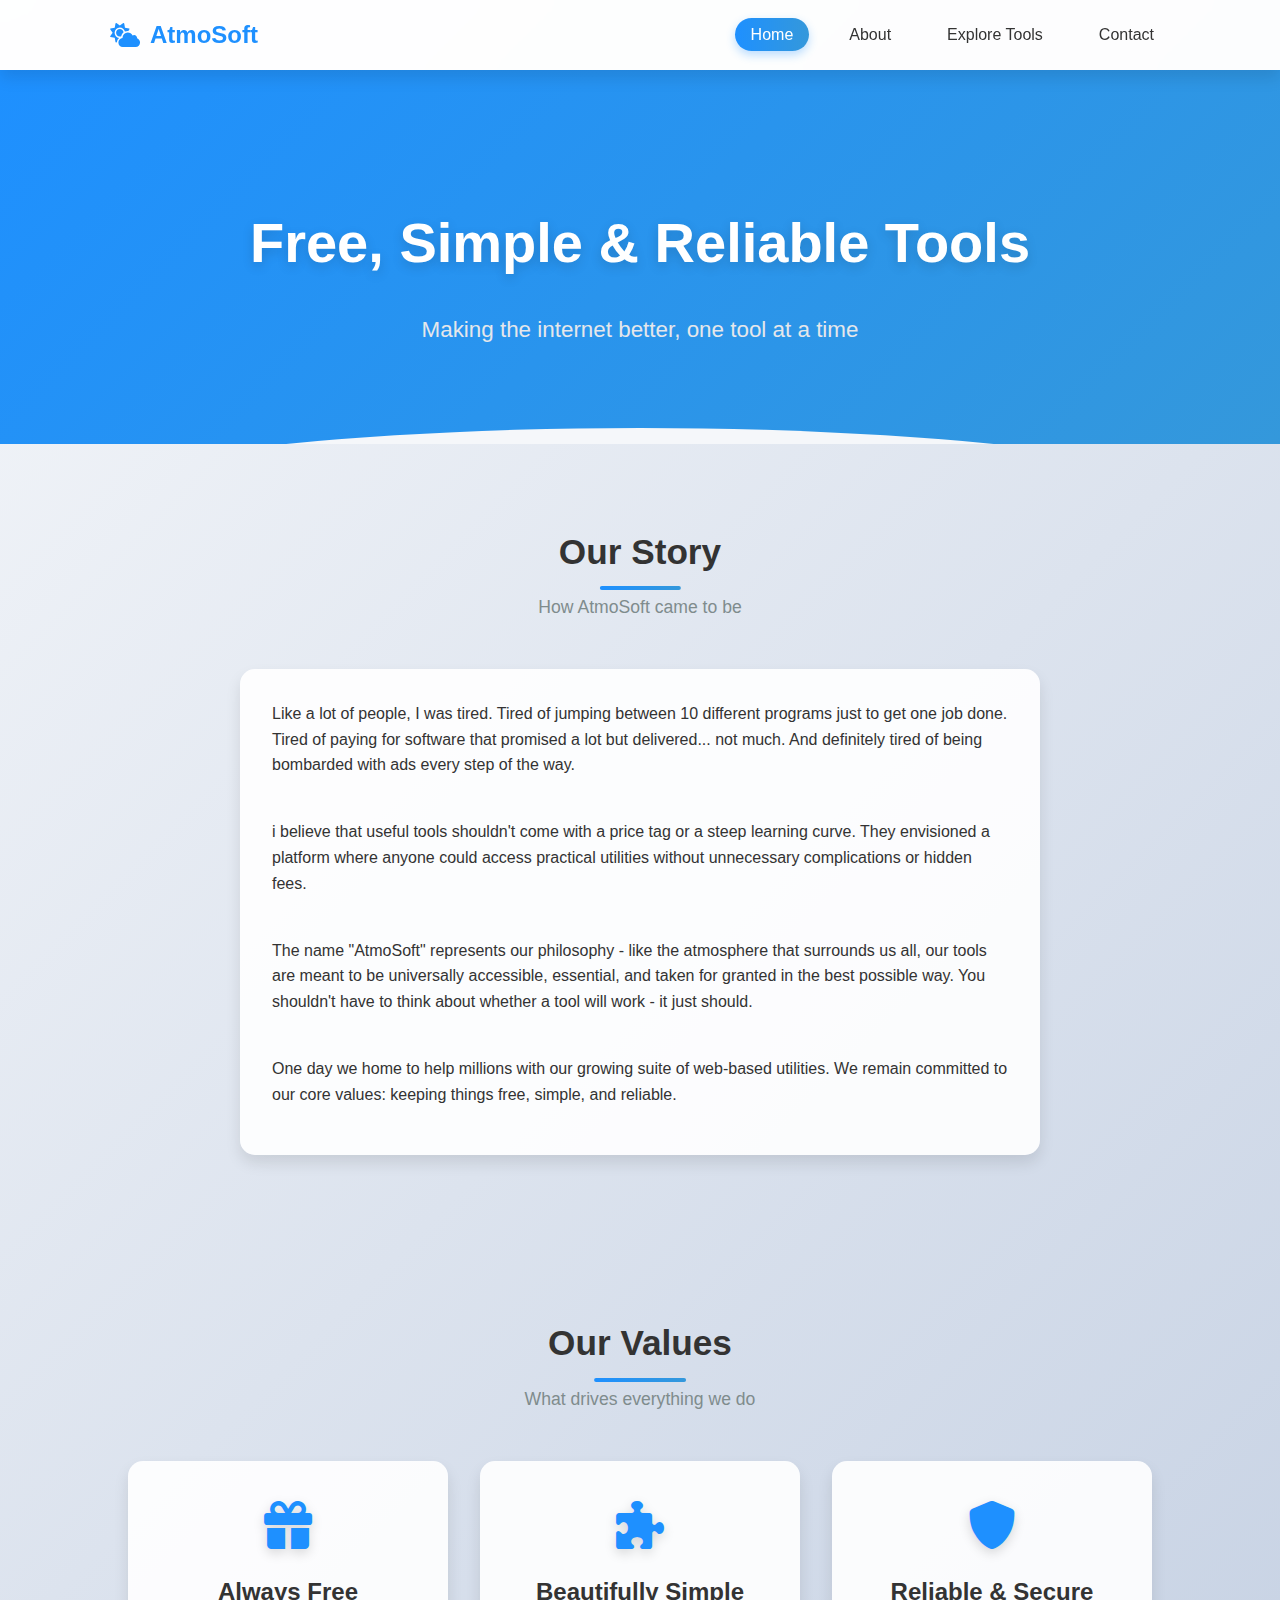
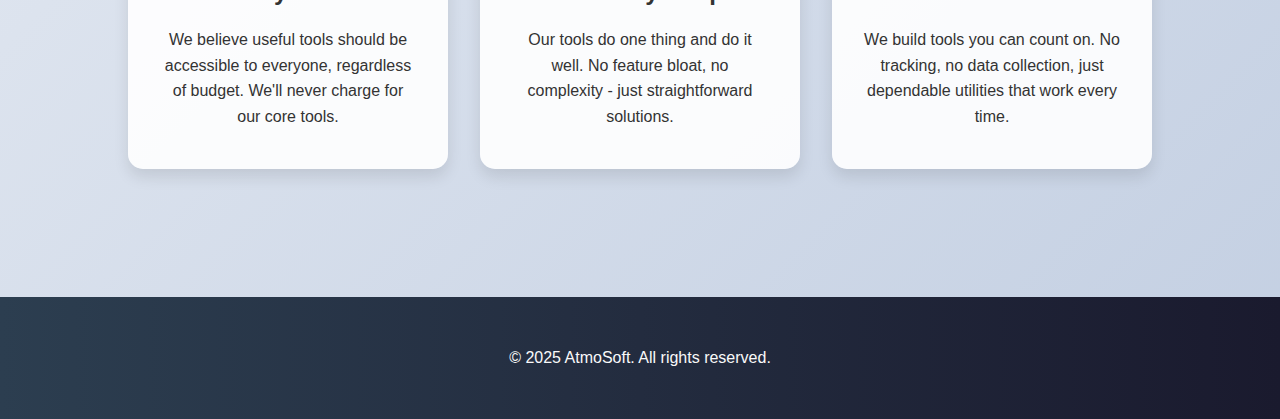
<file: index.html>
<!DOCTYPE html>
<html lang="en">
<head>
  <meta charset="UTF-8" />
  <meta name="viewport" content="width=device-width, initial-scale=1.0"/>
  <title>AtmoSoft Studio</title>
  <!-- Font Awesome CDN Link -->
  <link rel="stylesheet" href="https://cdnjs.cloudflare.com/ajax/libs/font-awesome/6.0.0/css/all.min.css">
  <link rel="stylesheet" href="index.css">

</head>
<body>
  <header>
    <div class="container">
      <nav>
        <a href="index.html" class="logo"><i class="fas fa-cloud-sun"></i> AtmoSoft</a>
        <ul class="nav-links">
          <li><a href="index.html" class="active">Home</a></li>
          <li><a href="about.html">About</a></li>
          <li><a href="tools.html">Explore Tools</a></li>
          <li><a href="contact.html">Contact</a></li>
        </ul>
      </nav>
    </div>
  </header>

  <section class="hero">
    <div class="container">
      <h1>Free, Simple & Reliable Tools</h1>
      <p>Making the internet better, one tool at a time</p>
    </div>
  </section>

  <section class="story">
    <div class="container">
      <h2 class="section-title">Our Story</h2>
      <p class="section-subtitle">How AtmoSoft came to be</p>
      <div class="story-text">
        <p>Like a lot of people, I was tired. Tired of jumping between 10 different programs just to get one job done. Tired of paying for software that promised a lot but delivered... not much. And definitely tired of being bombarded with ads every step of the way.</p>
        <br />
        <p>i believe that useful tools shouldn't come with a price tag or a steep learning curve. They envisioned a platform where anyone could access practical utilities without unnecessary complications or hidden fees.</p>
        <br />
        <p>The name "AtmoSoft" represents our philosophy - like the atmosphere that surrounds us all, our tools are meant to be universally accessible, essential, and taken for granted in the best possible way. You shouldn't have to think about whether a tool will work - it just should.</p>
        <br />
        <p>One day we home to help millions with our growing suite of web-based utilities. We remain committed to our core values: keeping things free, simple, and reliable.</p>
      </div>
    </div>
  </section>

  <section class="value-props">
    <div class="container">
      <h2 class="section-title">Our Values</h2>
      <p class="section-subtitle">What drives everything we do</p>
      <div class="value-cards">
        <div class="value-card">
          <div class="value-icon">
            <i class="fas fa-gift"></i>
          </div>
          <h3>Always Free</h3>
          <p>We believe useful tools should be accessible to everyone, regardless of budget. We'll never charge for our core tools.</p>
        </div>
        <div class="value-card">
          <div class="value-icon">
            <i class="fas fa-puzzle-piece"></i>
          </div>
          <h3>Beautifully Simple</h3>
          <p>Our tools do one thing and do it well. No feature bloat, no complexity - just straightforward solutions.</p>
        </div>
        <div class="value-card">
          <div class="value-icon">
            <i class="fas fa-shield-alt"></i>
          </div>
          <h3>Reliable & Secure</h3>
          <p>We build tools you can count on. No tracking, no data collection, just dependable utilities that work every time.</p>
        </div>
      </div>
    </div>
  </section>

  <footer>
    <div class="container">
      <p>&copy; 2025 AtmoSoft. All rights reserved.</p>
    </div>
  </footer>
</body>
</html>
</file>
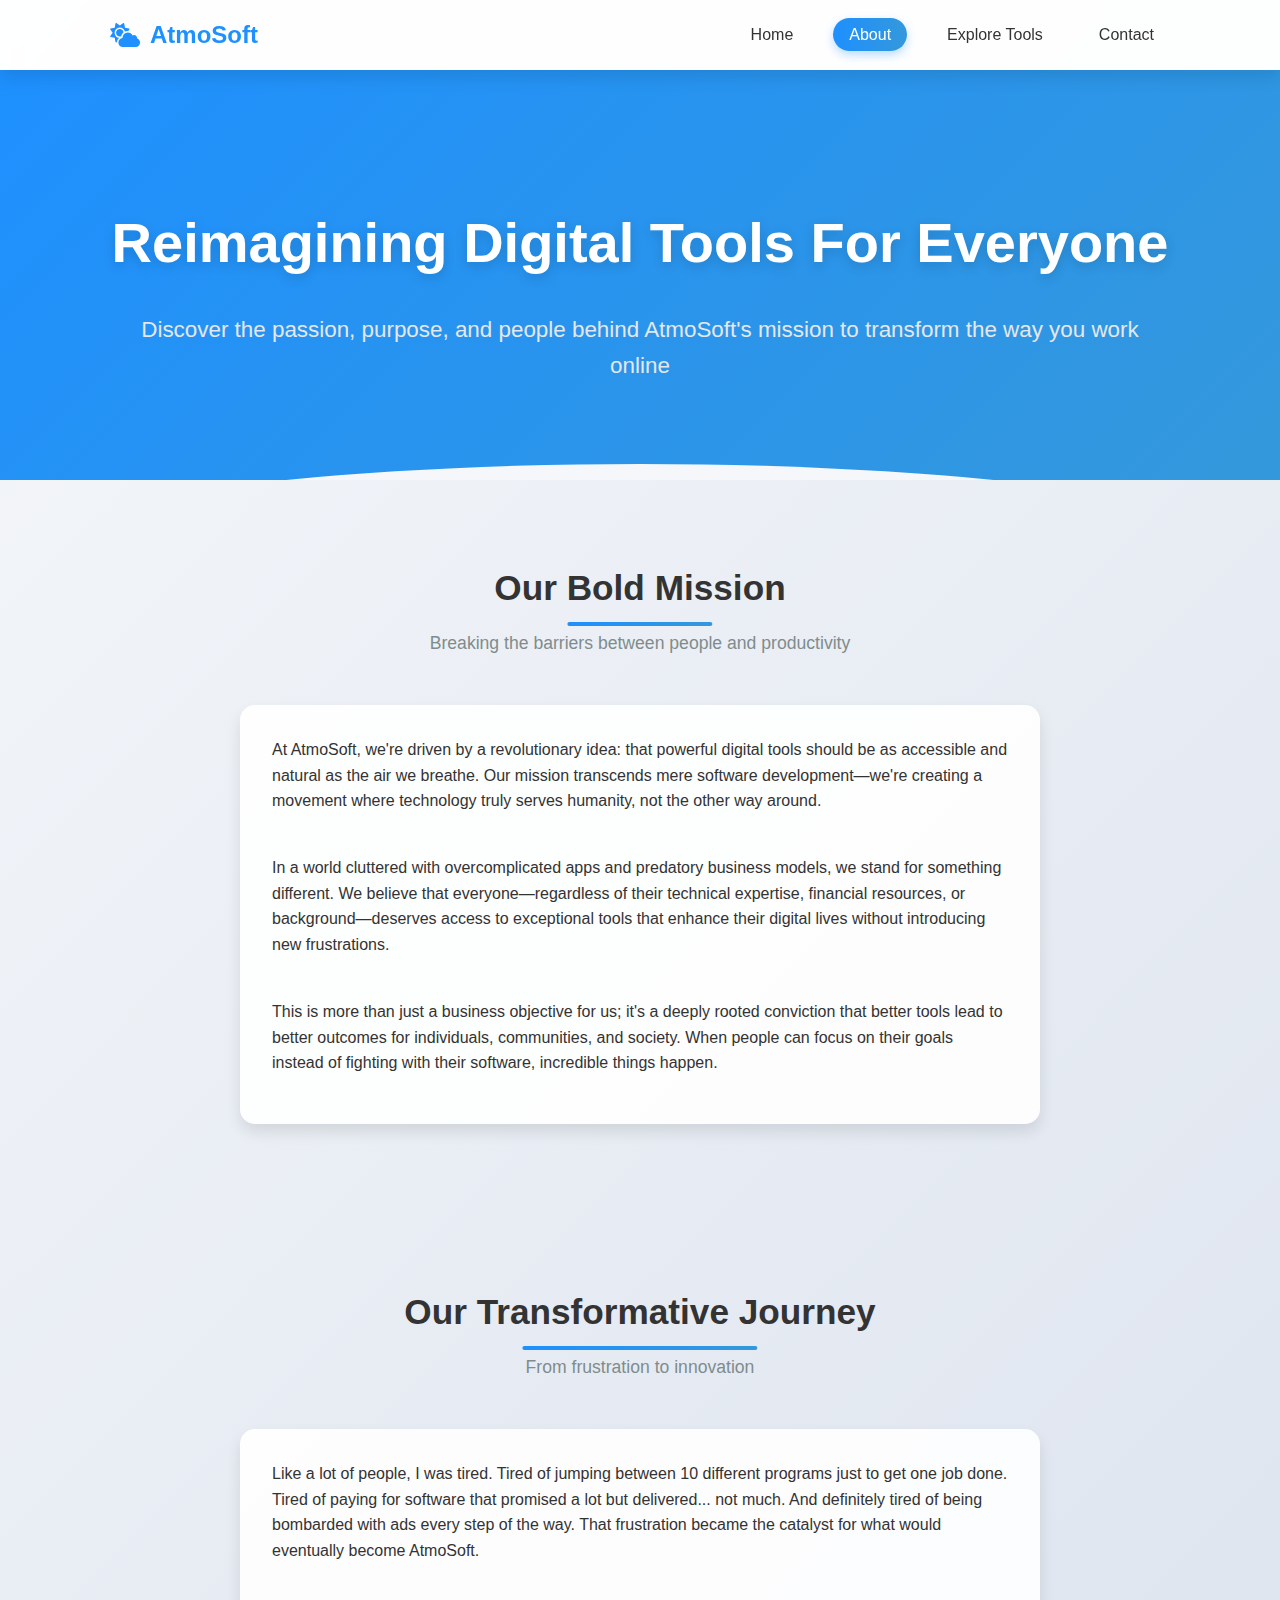
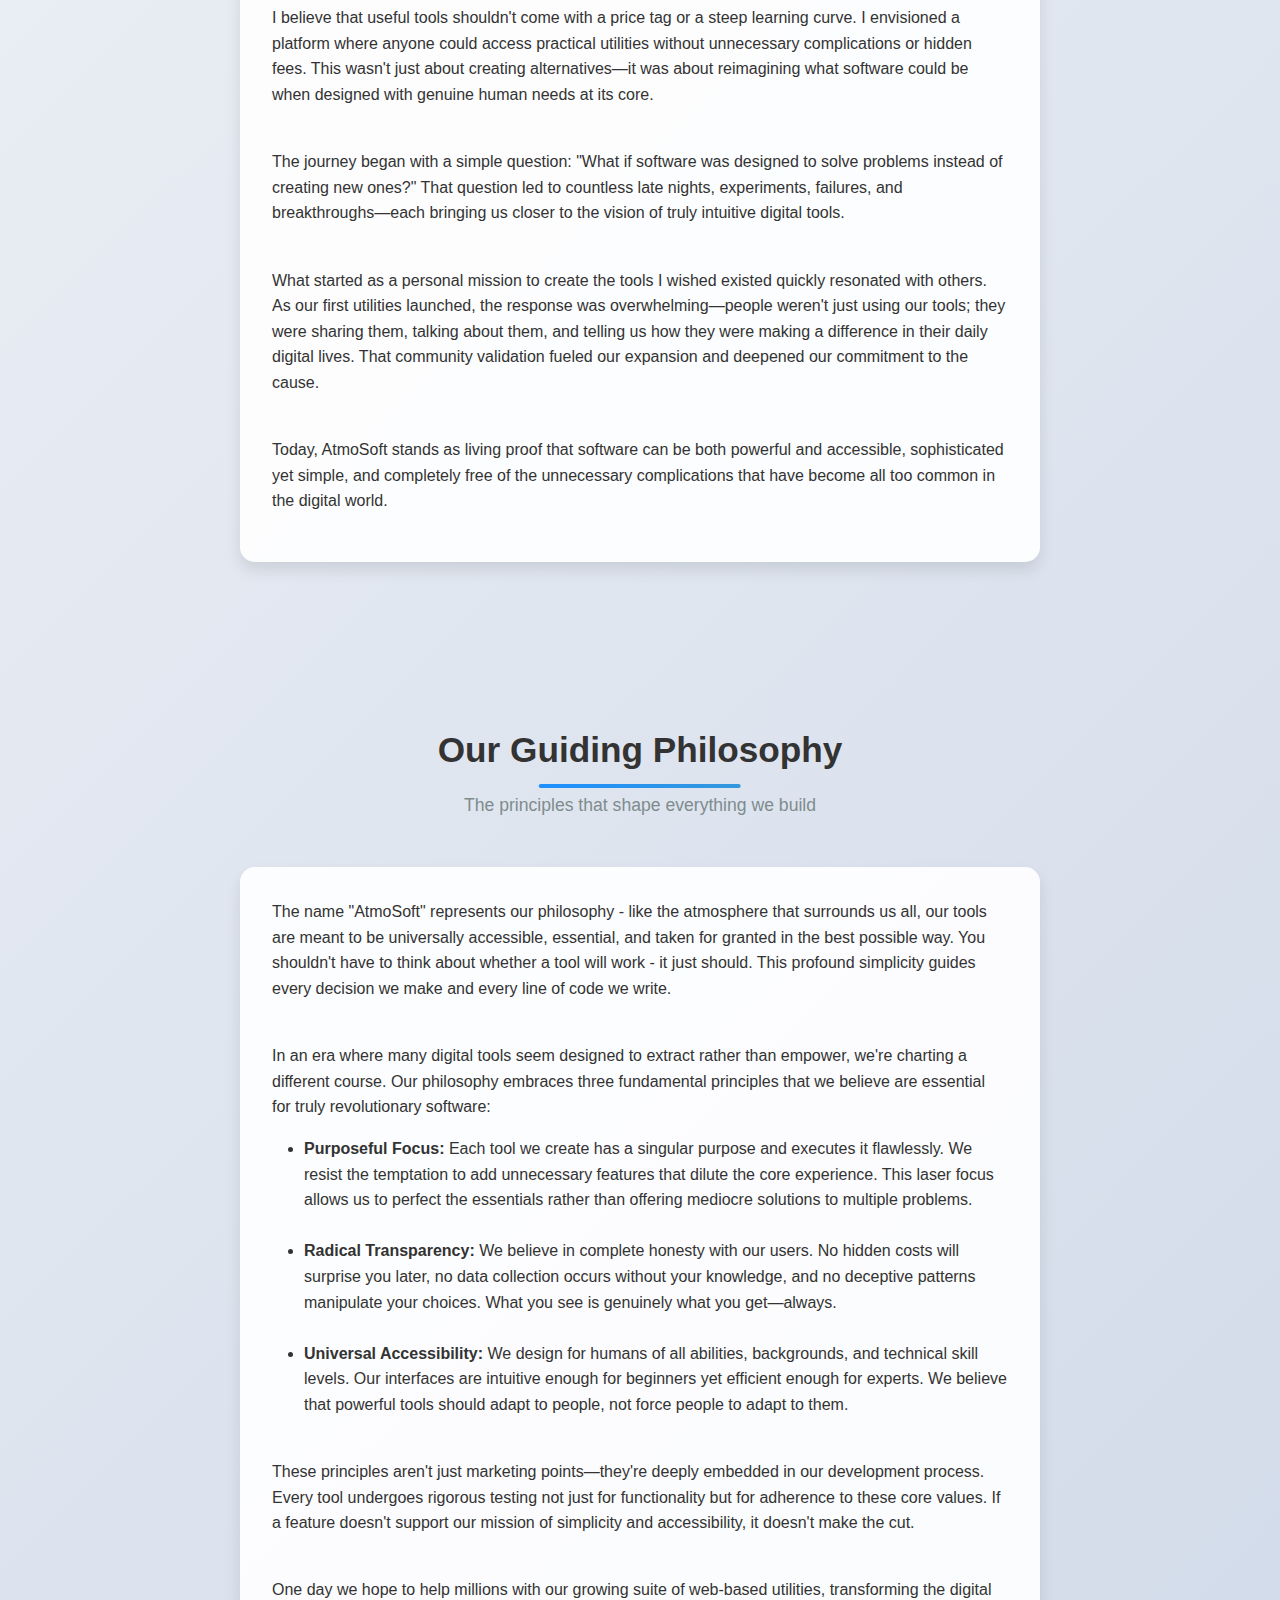
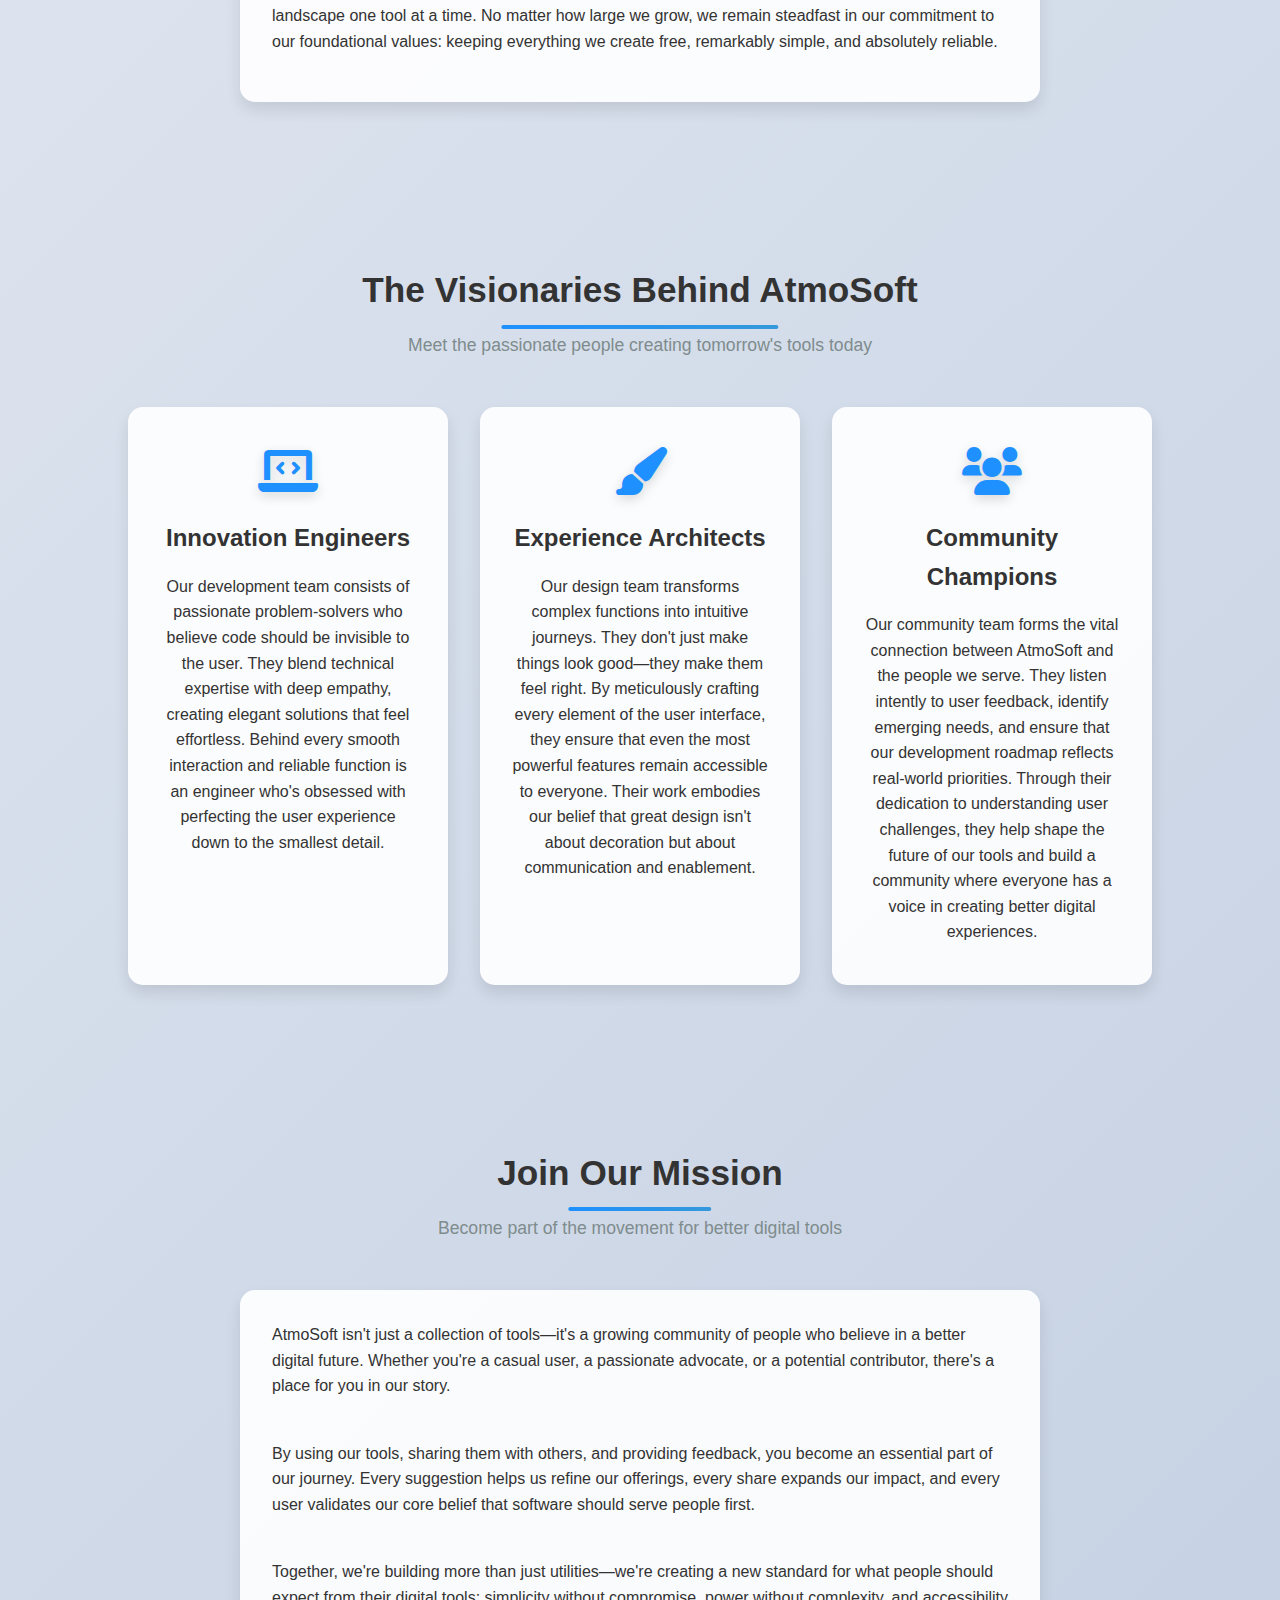
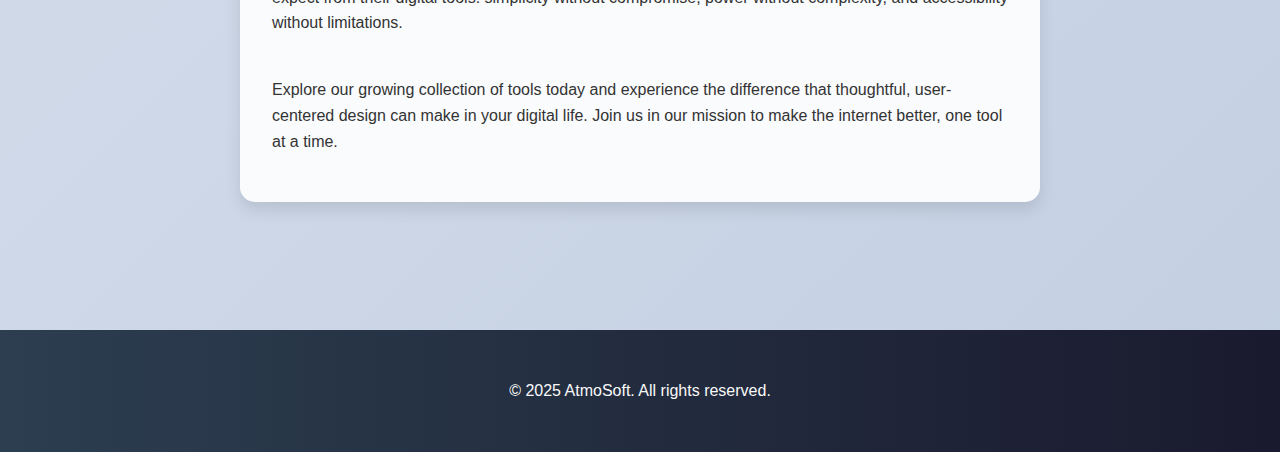
<file: about.html>
<!DOCTYPE html>
<html lang="en">
<head>
  <meta charset="UTF-8" />
  <meta name="viewport" content="width=device-width, initial-scale=1.0"/>
  <title>AtmoSoft - About Us</title>
  <!-- Font Awesome CDN Link -->
  <link rel="stylesheet" href="https://cdnjs.cloudflare.com/ajax/libs/font-awesome/6.0.0/css/all.min.css">
  <link rel="stylesheet" href="index.css">
</head>
<body>
  <header>
    <div class="container">
      <nav>
        <a href="index.html" class="logo"><i class="fas fa-cloud-sun"></i> AtmoSoft</a>
        <ul class="nav-links">
          <li><a href="index.html">Home</a></li>
          <li><a href="about.html" class="active">About</a></li>
          <li><a href="tools.html">Explore Tools</a></li>
          <li><a href="contact.html">Contact</a></li>
        </ul>
      </nav>
    </div>
  </header>

  <section class="hero">
    <div class="container">
      <h1>Reimagining Digital Tools For Everyone</h1>
      <p>Discover the passion, purpose, and people behind AtmoSoft's mission to transform the way you work online</p>
    </div>
  </section>

  <section class="about-mission">
    <div class="container">
      <h2 class="section-title">Our Bold Mission</h2>
      <p class="section-subtitle">Breaking the barriers between people and productivity</p>
      <div class="story-text">
        <p>At AtmoSoft, we're driven by a revolutionary idea: that powerful digital tools should be as accessible and natural as the air we breathe. Our mission transcends mere software development—we're creating a movement where technology truly serves humanity, not the other way around.</p>
        <br />
        <p>In a world cluttered with overcomplicated apps and predatory business models, we stand for something different. We believe that everyone—regardless of their technical expertise, financial resources, or background—deserves access to exceptional tools that enhance their digital lives without introducing new frustrations.</p>
        <br />
        <p>This is more than just a business objective for us; it's a deeply rooted conviction that better tools lead to better outcomes for individuals, communities, and society. When people can focus on their goals instead of fighting with their software, incredible things happen.</p>
      </div>
    </div>
  </section>

  <section class="about-story">
    <div class="container">
      <h2 class="section-title">Our Transformative Journey</h2>
      <p class="section-subtitle">From frustration to innovation</p>
      <div class="story-text">
        <p>Like a lot of people, I was tired. Tired of jumping between 10 different programs just to get one job done. Tired of paying for software that promised a lot but delivered... not much. And definitely tired of being bombarded with ads every step of the way. That frustration became the catalyst for what would eventually become AtmoSoft.</p>
        <br />
        <p>I believe that useful tools shouldn't come with a price tag or a steep learning curve. I envisioned a platform where anyone could access practical utilities without unnecessary complications or hidden fees. This wasn't just about creating alternatives—it was about reimagining what software could be when designed with genuine human needs at its core.</p>
        <br />
        <p>The journey began with a simple question: "What if software was designed to solve problems instead of creating new ones?" That question led to countless late nights, experiments, failures, and breakthroughs—each bringing us closer to the vision of truly intuitive digital tools.</p>
        <br />
        <p>What started as a personal mission to create the tools I wished existed quickly resonated with others. As our first utilities launched, the response was overwhelming—people weren't just using our tools; they were sharing them, talking about them, and telling us how they were making a difference in their daily digital lives. That community validation fueled our expansion and deepened our commitment to the cause.</p>
        <br />
        <p>Today, AtmoSoft stands as living proof that software can be both powerful and accessible, sophisticated yet simple, and completely free of the unnecessary complications that have become all too common in the digital world.</p>
      </div>
    </div>
  </section>

  <section class="about-philosophy">
    <div class="container">
      <h2 class="section-title">Our Guiding Philosophy</h2>
      <p class="section-subtitle">The principles that shape everything we build</p>
      <div class="story-text">
        <p>The name "AtmoSoft" represents our philosophy - like the atmosphere that surrounds us all, our tools are meant to be universally accessible, essential, and taken for granted in the best possible way. You shouldn't have to think about whether a tool will work - it just should. This profound simplicity guides every decision we make and every line of code we write.</p>
        <br />
        <p>In an era where many digital tools seem designed to extract rather than empower, we're charting a different course. Our philosophy embraces three fundamental principles that we believe are essential for truly revolutionary software:</p>
        <ul style="margin-left: 2rem; margin-bottom: 1rem;">
          <li><strong>Purposeful Focus:</strong> Each tool we create has a singular purpose and executes it flawlessly. We resist the temptation to add unnecessary features that dilute the core experience. This laser focus allows us to perfect the essentials rather than offering mediocre solutions to multiple problems.</li>
          <br />
          <li><strong>Radical Transparency:</strong> We believe in complete honesty with our users. No hidden costs will surprise you later, no data collection occurs without your knowledge, and no deceptive patterns manipulate your choices. What you see is genuinely what you get—always.</li>
          <br />
          <li><strong>Universal Accessibility:</strong> We design for humans of all abilities, backgrounds, and technical skill levels. Our interfaces are intuitive enough for beginners yet efficient enough for experts. We believe that powerful tools should adapt to people, not force people to adapt to them.</li>
        </ul>
        <br />
        <p>These principles aren't just marketing points—they're deeply embedded in our development process. Every tool undergoes rigorous testing not just for functionality but for adherence to these core values. If a feature doesn't support our mission of simplicity and accessibility, it doesn't make the cut.</p>
        <br />
        <p>One day we hope to help millions with our growing suite of web-based utilities, transforming the digital landscape one tool at a time. No matter how large we grow, we remain steadfast in our commitment to our foundational values: keeping everything we create free, remarkably simple, and absolutely reliable.</p>
      </div>
    </div>
  </section>

  <section class="team">
    <div class="container">
      <h2 class="section-title">The Visionaries Behind AtmoSoft</h2>
      <p class="section-subtitle">Meet the passionate people creating tomorrow's tools today</p>
      <div class="value-cards">
        <div class="value-card">
          <div class="value-icon">
            <i class="fas fa-laptop-code"></i>
          </div>
          <h3>Innovation Engineers</h3>
          <p>Our development team consists of passionate problem-solvers who believe code should be invisible to the user. They blend technical expertise with deep empathy, creating elegant solutions that feel effortless. Behind every smooth interaction and reliable function is an engineer who's obsessed with perfecting the user experience down to the smallest detail.</p>
        </div>
        <div class="value-card">
          <div class="value-icon">
            <i class="fas fa-paint-brush"></i>
          </div>
          <h3>Experience Architects</h3>
          <p>Our design team transforms complex functions into intuitive journeys. They don't just make things look good—they make them feel right. By meticulously crafting every element of the user interface, they ensure that even the most powerful features remain accessible to everyone. Their work embodies our belief that great design isn't about decoration but about communication and enablement.</p>
        </div>
        <div class="value-card">
          <div class="value-icon">
            <i class="fas fa-users"></i>
          </div>
          <h3>Community Champions</h3>
          <p>Our community team forms the vital connection between AtmoSoft and the people we serve. They listen intently to user feedback, identify emerging needs, and ensure that our development roadmap reflects real-world priorities. Through their dedication to understanding user challenges, they help shape the future of our tools and build a community where everyone has a voice in creating better digital experiences.</p>
        </div>
      </div>
    </div>
  </section>

  <section class="join-mission">
    <div class="container">
      <h2 class="section-title">Join Our Mission</h2>
      <p class="section-subtitle">Become part of the movement for better digital tools</p>
      <div class="story-text">
        <p>AtmoSoft isn't just a collection of tools—it's a growing community of people who believe in a better digital future. Whether you're a casual user, a passionate advocate, or a potential contributor, there's a place for you in our story.</p>
        <br />
        <p>By using our tools, sharing them with others, and providing feedback, you become an essential part of our journey. Every suggestion helps us refine our offerings, every share expands our impact, and every user validates our core belief that software should serve people first.</p>
        <br />
        <p>Together, we're building more than just utilities—we're creating a new standard for what people should expect from their digital tools: simplicity without compromise, power without complexity, and accessibility without limitations.</p>
        <br />
        <p>Explore our growing collection of tools today and experience the difference that thoughtful, user-centered design can make in your digital life. Join us in our mission to make the internet better, one tool at a time.</p>
      </div>
    </div>
  </section>

  <footer>
    <div class="container">
      <p>&copy; 2025 AtmoSoft. All rights reserved.</p>
    </div>
  </footer>
</body>
</html>
</file>
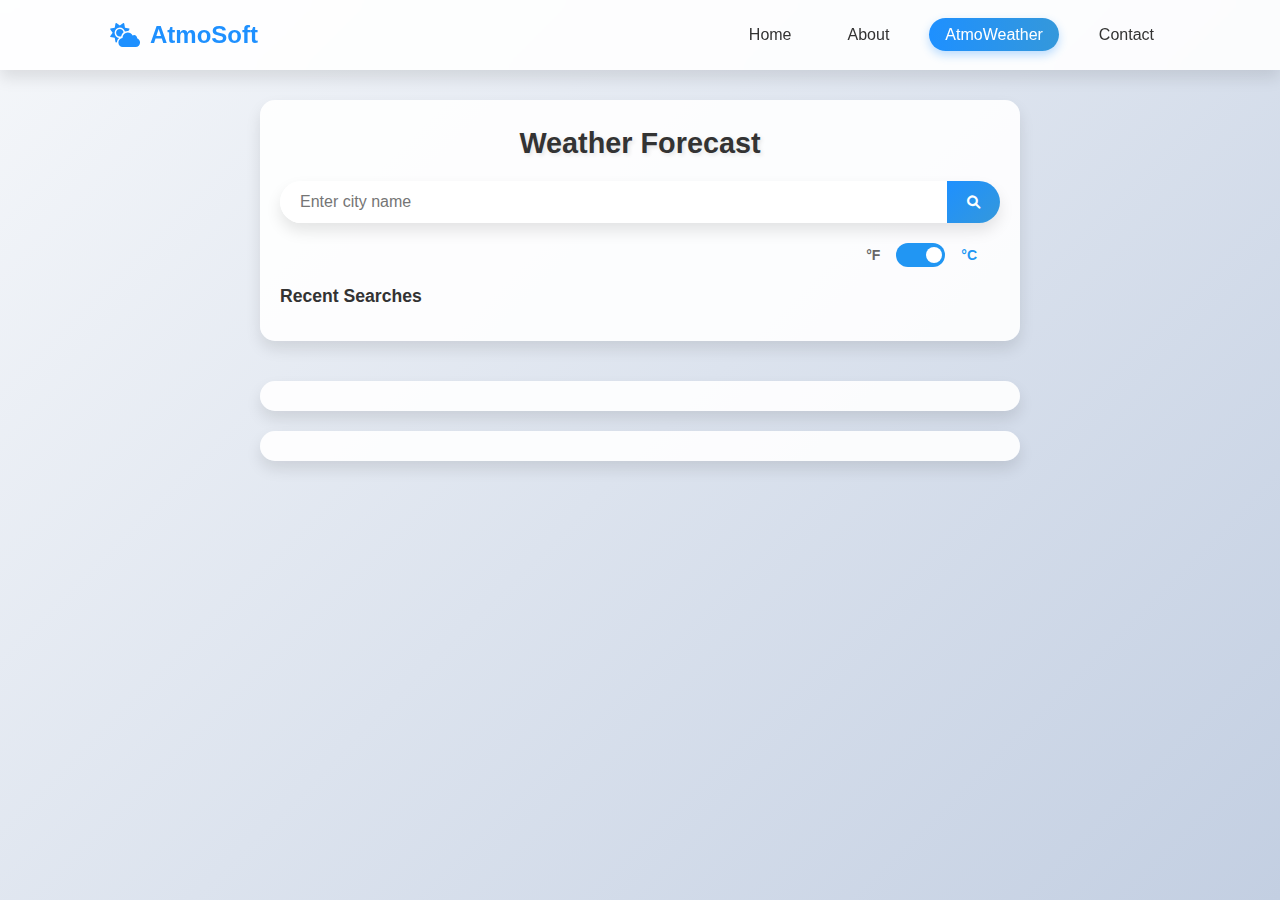
<file: AtmoWeather.html>
<!DOCTYPE html>
<html lang="en">
<head>
    <meta charset="UTF-8">
    <meta name="viewport" content="width=device-width, initial-scale=1.0">
    <title>AtmoWeather</title>
    <link rel="stylesheet" href="https://cdnjs.cloudflare.com/ajax/libs/font-awesome/6.0.0-beta3/css/all.min.css">
</head>

<style>
/* Main Styles for Weather App */
:root {
    --primary-color: #1e90ff;
    --secondary-color: #3498db;
    --accent-color: #4facfe;
    --dark-color: #333;
    --light-color: #f9f9f9;
    --box-shadow: 0 8px 15px rgba(0, 0, 0, 0.1);
    --border-radius: 15px;
    --transition: all 0.3s ease;
    --bg: #f5f7fa;
    --bg-gradient: linear-gradient(135deg, #f5f7fa 0%, #c3cfe2 100%);
    --text: #333;
    --muted: #7f8c8d;
    --card-bg: rgba(255, 255, 255, 0.9);
}

* {
    margin: 0;
    padding: 0;
    box-sizing: border-box;
}

body {
    font-family: 'Segoe UI', Tahoma, Geneva, Verdana, sans-serif;
    background: var(--bg-gradient);
    min-height: 100vh;
    line-height: 1.6;
    color: var(--dark-color);
    padding: 0; /* Remove padding from all sides */
    margin: 0; /* Ensure no margin on body */
}

/* Header Styles from tools.css */

.container {
    max-width: 800px;
    margin: 0 auto;
    padding: 0 20px;
}

.app-container {
    max-width: 800px;
    margin: 0 auto;
    display: flex;
    flex-direction: column;
    gap: 20px;
    margin-top: 30px; /* This provides the bottom spacing for the header */
    padding: 0 20px; /* Add side padding inside the container instead of on body */
}

/* Update these CSS rules to style the Font Awesome icons */
/* Modern Weather Icon Styling */
.weather-icon i {
    font-size: 4.5rem;
    color: var(--accent-color);
    text-shadow: 0 4px 12px rgba(0, 0, 0, 0.15);
    transition: transform 0.3s ease, color 0.3s ease;
    display: flex;
    justify-content: center;
    margin-bottom: 0.5rem;
}

.forecast-icon i {
    font-size: 2rem;
    color: var(--accent-color);
    text-shadow: 0 2px 6px rgba(0, 0, 0, 0.1);
    transition: transform 0.2s ease;
    display: block;
    margin: 0.5rem auto;
}

.hourly-icon i {
    font-size: 1.6rem;
    color: var(--accent-color);
    text-shadow: 0 1px 4px rgba(0, 0, 0, 0.1);
    transition: all 0.2s ease;
    display: block;
    margin: 0.3rem auto;
}

/* Hover effects */
.weather-icon i:hover {
    transform: scale(1.1);
}

.forecast-icon i:hover, 
.hourly-icon i:hover {
    transform: scale(1.15);
    color: var(--accent-hover-color, #2980b9);
}

/* Weather details icons */
.detail-item i {
    font-size: 1.5rem;
    color: var(--detail-icon-color, #7f8c8d);
    margin-bottom: 0.3rem;
    transition: color 0.2s ease;
}

.detail-item:hover i {
    color: var(--accent-color);
}

/* Sidebar */
.sidebar {
    background: rgba(255, 255, 255, 0.9);
    border-radius: var(--border-radius);
    box-shadow: var(--box-shadow);
    padding: 20px;
    animation: fadeIn 0.8s ease-in-out;
}

/* Search Container */
.search-container {
    text-align: center;
    margin-bottom: 20px;
}

.search-container h1 {
    font-size: 1.8rem;
    margin-bottom: 15px;
    color: var(--dark-color);
    text-shadow: 2px 2px 4px rgba(0, 0, 0, 0.1);
}

.search-box {
    display: flex;
    width: 100%;
    margin: 0 auto;
    border-radius: 50px;
    overflow: hidden;
    box-shadow: var(--box-shadow);
}

.search-box input {
    flex: 1;
    padding: 12px 20px;
    border: none;
    outline: none;
    font-size: 1rem;
}

.search-box button {
    background: linear-gradient(135deg, var(--primary-color), var(--secondary-color));
    border: none;
    color: white;
    padding: 0 20px;
    cursor: pointer;
    transition: var(--transition);
}

.search-box button:hover {
    background: linear-gradient(135deg, var(--secondary-color), var(--primary-color));
}

/* Unit toggle switch styles */
.unit-toggle-container {
    display: flex;
    align-items: center;
    justify-content: flex-end;
    margin: 10px 0;
    padding: 0 15px;
}

.unit-toggle-container span {
    margin: 0 8px;
    font-weight: bold;
    font-size: 14px;
}

.switch {
    position: relative;
    display: inline-block;
    width: 65px;
    height: 24px;
}

.switch input {
    opacity: 0;
    width: 0;
    height: 0;
}

.slider {
    position: absolute;
    cursor: pointer;
    top: 0;
    left: 0;
    right: 0;
    bottom: 0;
    background-color: #2196F3; /* Always blue background */
    transition: .4s;
    border-radius: 24px;
}

.slider:before {
    position: absolute;
    content: "";
    height: 16px;
    width: 16px;
    left: 4px;
    bottom: 4px;
    background-color: white;
    transition: .4s;
    border-radius: 50%;
}

input:focus + .slider {
    box-shadow: 0 0 1px #2196F3;
}

input:checked + .slider:before {
    transform: translateX(26px);
}

.active-unit {
    color: #2196F3;
    font-weight: bold;
}

.inactive-unit {
    color: #666;
}

/* Recent searches */
.recent-searches {
    margin-top: 15px;
}

.recent-searches h3 {
    margin-bottom: 10px;
    font-size: 1.1rem;
}

.recent-cities {
    list-style: none;
    display: flex;
    flex-wrap: wrap;
    gap: 10px;
}

.recent-cities li {
    padding: 8px 12px;
    background: rgba(255, 255, 255, 0.5);
    border-radius: 8px;
    cursor: pointer;
    transition: var(--transition);
    font-size: 0.9rem;
}

.recent-cities li:hover {
    background: rgba(30, 144, 255, 0.1);
    transform: translateY(-3px);
}

/* Main Content */
.main-content {
    display: flex;
    flex-direction: column;
    gap: 20px;
}

/* Weather Container */
.weather-container {
    display: flex;
    flex-direction: column;
    gap: 20px;
}

/* Current Weather */
.weather-card {
    background: rgba(255, 255, 255, 0.9);
    border-radius: var(--border-radius);
    box-shadow: var(--box-shadow);
    overflow: hidden;
    animation: slideUp 0.8s ease-in-out;
}

.weather-header {
    background: linear-gradient(to right, var(--primary-color), var(--secondary-color));
    color: white;
    padding: 15px;
    text-align: center;
}

.weather-header.precipitation {
    background: linear-gradient(to right, #4b6cb7, #182848); /* Different color for precipitation */
}

.weather-header h2 {
    font-size: 1.5rem;
    margin-bottom: 5px;
}

.weather-header .date {
    font-size: 0.9rem;
    opacity: 0.9;
}

.weather-body {
    display: flex;
    padding: 15px;
    align-items: center;
}

.weather-icon {
    font-size: 4rem;
    margin-right: 15px;
    color: var(--accent-color);
}

.weather-icon img {
    width: 80px;
    height: 80px;
}

.weather-info {
    flex: 1;
}

.weather-info .temperature {
    font-size: 2.5rem;
    font-weight: 700;
    margin-bottom: 5px;
}

.weather-info .weather-text {
    font-size: 1.1rem;
    margin-bottom: 5px;
}

.weather-info .real-feel {
    color: #777;
    margin-bottom: 5px;
    font-size: 0.9rem;
}

.precipitation-info {
    color: var(--primary-color);
    font-weight: 500;
    margin-top: 5px;
    padding: 4px 8px;
    background: rgba(30, 144, 255, 0.1);
    border-radius: 5px;
    display: inline-block;
    font-size: 0.9rem;
}

/* Forecast */
.forecast-container {
    background: rgba(255, 255, 255, 0.9);
    border-radius: var(--border-radius);
    padding: 15px;
    box-shadow: var(--box-shadow);
    animation: slideUp 1s ease-in-out;
}

.forecast-container h3 {
    margin-bottom: 15px;
    text-align: center;
    color: var(--dark-color);
    font-size: 1.3rem;
}

.forecast-items {
    display: flex;
    justify-content: space-between;
    margin-bottom: 20px;
}

.forecast-item {
    background: rgba(255, 255, 255, 0.7);
    border-radius: 10px;
    padding: 10px;
    text-align: center;
    box-shadow: 0 5px 10px rgba(0, 0, 0, 0.05);
    transition: var(--transition);
    flex: 1;
    margin: 0 5px;
}

.forecast-item:hover {
    transform: translateY(-3px);
    box-shadow: 0 8px 15px rgba(0, 0, 0, 0.1);
}

.forecast-item .day {
    font-weight: 600;
    margin-bottom: 5px;
    font-size: 0.9rem;
}

.forecast-icon {
    font-size: 1.8rem;
    color: var(--accent-color);
    margin: 5px 0;
}

.forecast-icon img {
    width: 40px;
    height: 40px;
}

.forecast-item .min-max {
    margin: 5px 0;
    font-weight: 500;
    font-size: 0.9rem;
}

.forecast-item .condition {
    font-size: 0.8rem;
    margin-bottom: 5px;
    height: 32px;
    display: flex;
    align-items: center;
    justify-content: center;
}

.precip-chance {
    background: rgba(30, 144, 255, 0.1);
    padding: 3px;
    border-radius: 5px;
    margin: 5px 0;
    font-weight: 500;
    color: var(--primary-color);
    font-size: 0.8rem;
}

.precip-amount {
    font-size: 0.75rem;
    color: #666;
}

/* Hourly forecast */
.hourly-items {
    display: flex;
    overflow-x: auto;
    padding: 5px 0;
    margin-top: 15px;
    scroll-behavior: smooth;
    -webkit-overflow-scrolling: touch;
}

.hourly-item {
    min-width: 100px;
    background: rgba(255, 255, 255, 0.7);
    border-radius: 10px;
    padding: 10px;
    text-align: center;
    margin-right: 10px;
    box-shadow: 0 5px 10px rgba(0, 0, 0, 0.05);
    flex-shrink: 0;
    transition: var(--transition);
}

.hourly-item:hover {
    transform: translateY(-3px);
}

.hourly-item .time {
    font-weight: 600;
    margin-bottom: 5px;
    font-size: 0.85rem;
}

.hourly-icon {
    font-size: 1.5rem;
    color: var(--accent-color);
    margin: 5px 0;
}

.hourly-icon img {
    width: 35px;
    height: 35px;
}

.hourly-temp {
    font-weight: 500;
    margin: 5px 0;
    font-size: 0.9rem;
}

.hourly-condition {
    font-size: 0.8rem;
    margin-bottom: 5px;
    height: 32px;
    display: flex;
    align-items: center;
    justify-content: center;
}

.hourly-precip, .hourly-snow, .hourly-ice {
    font-size: 0.75rem;
    padding: 2px 5px;
    border-radius: 5px;
    margin: 3px 0;
}

.hourly-precip {
    background: rgba(30, 144, 255, 0.1);
    color: var(--primary-color);
}

.hourly-snow {
    background: rgba(176, 196, 222, 0.3);
    color: #4682b4;
}

.hourly-ice {
    background: rgba(176, 224, 230, 0.3);
    color: #5f9ea0;
}

/* Weather Details */
.weather-details {
    background: rgba(255, 255, 255, 0.9);
    border-radius: var(--border-radius);
    padding: 15px;
    box-shadow: var(--box-shadow);
    animation: slideUp 1.2s ease-in-out;
}

.weather-details h3 {
    margin-bottom: 15px;
    text-align: center;
    color: var(--dark-color);
    font-size: 1.3rem;
}

.details-grid {
    display: grid;
    grid-template-columns: repeat(2, 1fr);
    gap: 10px;
}

.detail-item {
    background: rgba(255, 255, 255, 0.7);
    border-radius: 10px;
    padding: 10px;
    text-align: center;
    box-shadow: 0 5px 10px rgba(0, 0, 0, 0.05);
    transition: var(--transition);
}

.detail-item:hover {
    transform: translateY(-3px);
    box-shadow: 0 8px 15px rgba(0, 0, 0, 0.1);
}

.detail-item i {
    font-size: 1.5rem;
    color: var(--accent-color);
    margin-bottom: 5px;
}

.detail-item p:nth-child(2) {
    font-weight: 600;
    margin-bottom: 3px;
    font-size: 0.9rem;
}

.detail-item p:nth-child(3) {
    font-size: 0.85rem;
}

.error {
    background: #ffecec;
    color: #f44336;
    padding: 10px;
    border-radius: 5px;
    text-align: center;
    margin: 15px 0;
    font-weight: 500;
}

/* Animations */
@keyframes fadeIn {
    from { opacity: 0; }
    to { opacity: 1; }
}

@keyframes slideUp {
    from { 
        opacity: 0;
        transform: translateY(20px);
    }
    to { 
        opacity: 1;
        transform: translateY(0);
    }
}

/* Media Queries */
@media (max-width: 480px) {
    .weather-body {
        flex-direction: column;
        text-align: center;
    }
    
    .weather-icon {
        margin-right: 0;
        margin-bottom: 10px;
    }
    
    .weather-info .temperature {
        font-size: 2.2rem;
    }
    
    .details-grid {
        grid-template-columns: 1fr;
    }
    
    .forecast-items {
        flex-direction: column;
        gap: 10px;
    }
    
    .forecast-item {
        margin: 0;
    }
}

/* Dark mode support */
@media (prefers-color-scheme: dark) {
    :root {
        --bg: #111827;
        --bg-gradient: linear-gradient(135deg, #2c3e50 0%, #1a1a2e 100%);
        --text: #f9f9f9;
        --card-bg: rgba(30, 30, 40, 0.9);
        --muted: #9ca3af;
    }
    
    body {
        background: var(--bg-gradient);
        color: #f9f9f9;
    }
    
    .search-container h1, .sidebar h1 {
        color: #f9f9f9; 
    }
    
    .weather-card, .forecast-container, .weather-details, .sidebar {
        background: rgba(30, 30, 40, 0.9);
    }
    
    .forecast-item, .hourly-item, .detail-item, .recent-cities li {
        background: rgba(40, 40, 50, 0.7);
        color: #f9f9f9;
    }
    
    .recent-cities li:hover {
        background: rgba(30, 144, 255, 0.2);
    }
    
    .precipitation-info {
        background: rgba(30, 144, 255, 0.2);
    }
    
    .precip-amount {
        color: #aaa;
    }
    
    .error {
        background: rgba(244, 67, 54, 0.1);
    }
}

:root {
  --bg: #f5f7fa;
  --bg-gradient: linear-gradient(135deg, #f5f7fa 0%, #c3cfe2 100%);
  --text: #333;
  --primary: #1e90ff;
  --secondary: #3498db;
  --accent: #4facfe;
  --muted: #7f8c8d;
  --card-bg: rgba(255, 255, 255, 0.9);
  --box-shadow: 0 8px 15px rgba(0, 0, 0, 0.1);
  --border-radius: 15px;
  --transition: all 0.3s ease;
}

header {
  background-color: var(--card-bg);
  padding: 1rem 0;
  position: sticky;
  top: 0;
  z-index: 100;
  box-shadow: var(--box-shadow);
  backdrop-filter: blur(10px);
}

.container {
  max-width: 1100px;
  margin: 0 auto;
  padding: 0 20px;
}

nav {
  display: flex;
  justify-content: space-between;
  align-items: center;
}

.logo {
  font-size: 1.5rem;
  font-weight: bold;
  color: var(--primary);
  text-decoration: none;
  transition: var(--transition);
  display: flex;
  align-items: center;
}

.logo i {
  margin-right: 10px;
}

.logo:hover {
  transform: scale(1.05);
}

.nav-links {
  list-style: none;
  display: flex;
  gap: 1.5rem;
}

.nav-links a {
  color: var(--text);
  text-decoration: none;
  font-weight: 500;
  transition: var(--transition);
  padding: 0.5rem 1rem;
  border-radius: 50px;
}

/* Style for regular nav links on hover */
.nav-links a:hover {
  color: white;
  background: linear-gradient(to right, var(--primary), var(--secondary));
  box-shadow: 0 4px 10px rgba(30, 144, 255, 0.3);
  transform: translateY(-2px);
}

/* Style for active links and the special always-active "Explore Tools" link */
.nav-links a.active,
.nav-links a.tools-link {
  color: white;
  background: linear-gradient(to right, var(--primary), var(--secondary));
  box-shadow: 0 4px 10px rgba(30, 144, 255, 0.3);
  transform: translateY(-2px);
}

/* Dark mode support that affects header */
@media (prefers-color-scheme: dark) {
  :root {
    --bg: #111827;
    --bg-gradient: linear-gradient(135deg, #2c3e50 0%, #1a1a2e 100%);
    --text: #f9f9f9;
    --card-bg: rgba(30, 30, 40, 0.9);
    --muted: #9ca3af;
  }
}
</style>

<body>
    <!-- Header with modified "Explore Tools" link to always be highlighted -->
    <header>
        <div class="container">
            <nav>
                <a href="index.html" class="logo"><i class="fas fa-cloud-sun"></i> AtmoSoft</a>
                <ul class="nav-links">
                    <li><a href="index.html">Home</a></li>
                    <li><a href="about.html">About</a></li>
                    <li><a href="AtmoWeather.html" class="tools-link">AtmoWeather</a></li>
                    <li><a href="contact.html">Contact</a></li>
                </ul>
            </nav>
        </div>
    </header>

    <div class="app-container">
        <div class="sidebar">
            <div class="search-container">
                <h1>Weather Forecast</h1>
                <div class="search-box">
                    <input type="text" id="city" placeholder="Enter city name">
                    <button onclick="getWeather()"><i class="fas fa-search"></i></button>
                </div>
            </div>
            
            <div class="unit-toggle-container">
                <span id="imperial-label" class="inactive-unit">°F</span>
                <label class="switch">
                    <input type="checkbox" id="unit-toggle" checked>
                    <span class="slider"></span>
                </label>
                <span id="metric-label" class="active-unit">°C</span>
            </div>
            
            <div class="recent-searches">
                <h3>Recent Searches</h3>
                <ul class="recent-cities" id="recent-cities">
                    <!-- Recent cities will be added here -->
                </ul>
            </div>
        </div>
        
        <div class="main-content">
            <div id="current-weather" class="weather-card">
                <!-- Current weather data will be displayed here -->
            </div>
            
            <div id="forecast" class="forecast-container">
                <!-- Forecast data will be displayed here -->
            </div>
            
            <div id="weather-details" class="weather-details">
                <!-- Additional weather details will be displayed here -->
            </div>
        </div>
    </div>
</body>
</html>
    
    
    <script>
        const API_KEY = 'd89c19439fed4fc595c101811253103'; // Replace with your WeatherAPI.com API key
const MAX_RECENT_SEARCHES = 5;
let recentSearches = JSON.parse(localStorage.getItem('recentSearches')) || [];
let useMetric = true; // Default to metric

// Function to map weather conditions to Font Awesome icons
function getLocalWeatherIcon(condition) {
    // Map WeatherAPI conditions to Font Awesome icons
    const iconMap = {
        // Sunny/Clear
        'sunny': 'fas fa-sun',
        'clear': 'fas fa-sun',
        
        // Partly cloudy
        'partly cloudy': 'fas fa-cloud-sun',
        'partly': 'fas fa-cloud-sun',
        
        // Cloudy
        'cloudy': 'fas fa-cloud',
        'overcast': 'fas fa-cloud',
        'mist': 'fas fa-smog',
        'fog': 'fas fa-smog',
        
        // Rain
        'rain': 'fas fa-cloud-rain',
        'light rain': 'fas fa-cloud-rain',
        'moderate rain': 'fas fa-cloud-rain',
        'heavy rain': 'fas fa-cloud-showers-heavy',
        'drizzle': 'fas fa-cloud-rain',
        'patchy rain': 'fas fa-cloud-rain',
        
        // Snow
        'snow': 'fas fa-snowflake',
        'light snow': 'fas fa-snowflake',
        'heavy snow': 'fas fa-snowflake',
        'blizzard': 'fas fa-snowflake',
        
        // Thunderstorm
        'thunderstorm': 'fas fa-bolt',
        'thunder': 'fas fa-bolt',
        'lightning': 'fas fa-bolt',
        
        // Default
        'default': 'fas fa-cloud'
    };
    
    // Convert condition to lowercase for matching
    const conditionLower = condition.toLowerCase();
    
    // Find the matching icon or use default
    for (const [key, value] of Object.entries(iconMap)) {
        if (conditionLower.includes(key)) {
            return value;
        }
    }
    
    return iconMap.default;
}

// Initialize the app
document.addEventListener('DOMContentLoaded', function() {
    // Load saved unit preference from localStorage if available
    const savedMetricPreference = localStorage.getItem('useMetric');
    if (savedMetricPreference !== null) {
        useMetric = savedMetricPreference === 'true';
    }
    
    // Set toggle switch based on the loaded preference
    const unitToggle = document.getElementById('unit-toggle');
    unitToggle.checked = useMetric;
    
    updateRecentSearches();
    updateUnitLabels();
    
    // Add event listener for Enter key in search input
    document.getElementById('city').addEventListener('keypress', function(e) {
        if (e.key === 'Enter') {
            getWeather();
        }
    });
    
    // Add event listener for unit toggle
    unitToggle.addEventListener('change', function() {
        useMetric = this.checked;
        
        // Save preference to localStorage
        localStorage.setItem('useMetric', useMetric);
        
        updateUnitLabels();
        
        // If we already have weather data displayed, refresh it with the new unit
        const cityInput = document.getElementById('city');
        if (cityInput.value) {
            getWeather();
        }
    });
});

// Update unit labels based on selection
function updateUnitLabels() {
    const imperialLabel = document.getElementById('imperial-label');
    const metricLabel = document.getElementById('metric-label');
    
    if (useMetric) {
        imperialLabel.className = 'inactive-unit';
        metricLabel.className = 'active-unit';
    } else {
        imperialLabel.className = 'active-unit';
        metricLabel.className = 'inactive-unit';
    }
}

// Update recent searches list
function updateRecentSearches() {
    const recentCitiesList = document.getElementById('recent-cities');
    recentCitiesList.innerHTML = '';
    
    recentSearches.forEach(city => {
        const li = document.createElement('li');
        li.textContent = city;
        li.addEventListener('click', () => {
            document.getElementById('city').value = city;
            getWeather();
        });
        recentCitiesList.appendChild(li);
    });
}

// Add city to recent searches
function addToRecentSearches(city) {
    // Remove if already exists
    recentSearches = recentSearches.filter(item => item !== city);
    
    // Add to beginning
    recentSearches.unshift(city);
    
    // Limit the number of recent searches
    if (recentSearches.length > MAX_RECENT_SEARCHES) {
        recentSearches.pop();
    }
    
    // Save to localStorage
    localStorage.setItem('recentSearches', JSON.stringify(recentSearches));
    
    // Update the UI
    updateRecentSearches();
}

async function getWeather() {
    const city = document.getElementById('city').value;
    if (!city) return alert('Please enter a city name');
    
    try {
        // Display loading state
        document.getElementById('current-weather').innerHTML = '<div class="weather-body" style="justify-content: center;"><p>Loading weather data...</p></div>';
        document.getElementById('forecast').innerHTML = '<p style="text-align: center;">Loading forecast data...</p>';
        document.getElementById('weather-details').innerHTML = '<p style="text-align: center;">Loading details...</p>';
        
        // Get weather data for current conditions and forecast from WeatherAPI.com
        // Updated to request 7 days instead of 5
        const response = await fetch(`https://api.weatherapi.com/v1/forecast.json?key=${API_KEY}&q=${city}&days=7&aqi=yes&alerts=yes`);
        
        if (!response.ok) {
            throw new Error('City not found or API error');
        }
        
        const weatherData = await response.json();
        
        // Add to recent searches
        addToRecentSearches(city);
        
        // Display current weather
        displayCurrentWeather(weatherData.location, weatherData.current);
        
        // Display daily forecast
        displayForecast(weatherData.forecast.forecastday);
        
        // Display hourly forecast for today
        displayHourlyForecast(weatherData.forecast.forecastday[0].hour);
        
        // Display additional weather details
        displayWeatherDetails(weatherData.current, weatherData.forecast.forecastday[0].astro);
        
    } catch (error) {
        console.error('Error fetching weather data:', error);
        document.getElementById('current-weather').innerHTML = `<p class="error">An error occurred: ${error.message}</p>`;
        document.getElementById('forecast').innerHTML = '';
        document.getElementById('weather-details').innerHTML = '';
    }
}

// Modified displayCurrentWeather function
function displayCurrentWeather(location, current) {
    const cityName = location.name;
    const countryName = location.country;
    const weatherDescription = current.condition.text;
    
    // Get Font Awesome icon class instead of using the API icon URL
    const weatherIconClass = getLocalWeatherIcon(weatherDescription);
    
    // Use metric or imperial units based on selection
    const temp = Math.round(useMetric ? current.temp_c : current.temp_f);
    const feelsLike = Math.round(useMetric ? current.feelslike_c : current.feelslike_f);
    const tempUnit = useMetric ? '°C' : '°F';
    
    const isPrecipitation = current.precip_mm > 0;
    const precipitationValue = useMetric ? `${current.precip_mm} mm` : `${current.precip_in} in`;
    const precipitationClass = isPrecipitation ? 'precipitation' : '';
    
    document.getElementById('current-weather').innerHTML = `
        <div class="weather-header ${precipitationClass}">
            <h2>${cityName}, ${countryName}</h2>
            <p class="date">${new Date().toLocaleDateString('en-US', { weekday: 'long', year: 'numeric', month: 'long', day: 'numeric' })}</p>
        </div>
        <div class="weather-body">
            <div class="weather-icon">
                <i class="${weatherIconClass}"></i>
            </div>
            <div class="weather-info">
                <h3 class="temperature">${temp}${tempUnit}</h3>
                <p class="weather-text">${weatherDescription}</p>
                <p class="real-feel">Feels like: ${feelsLike}${tempUnit}</p>
                <p class="precipitation-info">${isPrecipitation ? 
                    `Precipitation: ${precipitationValue}` : 
                    'No precipitation currently'}</p>
            </div>
        </div>
    `;
}

// Modified displayForecast function
function displayForecast(forecastDays) {
    let forecastHTML = '<h3>7-Day Forecast</h3><div class="forecast-items">';
    
    forecastDays.forEach(day => {
        const date = new Date(day.date);
        const dayOfWeek = date.toLocaleDateString('en-US', { weekday: 'short' });
        const description = day.day.condition.text;
        
        // Get Font Awesome icon class instead of using the API icon URL
        const iconClass = getLocalWeatherIcon(description);
        
        // Use metric or imperial units based on selection
        const minTemp = Math.round(useMetric ? day.day.mintemp_c : day.day.mintemp_f);
        const maxTemp = Math.round(useMetric ? day.day.maxtemp_c : day.day.maxtemp_f);
        const tempUnit = useMetric ? '°C' : '°F';
        const precipValue = useMetric ? `${day.day.totalprecip_mm} mm` : `${day.day.totalprecip_in} in`;
        
        const dailyChanceOfRain = day.day.daily_chance_of_rain;
        
        forecastHTML += `
            <div class="forecast-item">
                <p class="day">${dayOfWeek}</p>
                <div class="forecast-icon">
                    <i class="${iconClass}"></i>
                </div>
                <p class="min-max">${minTemp}${tempUnit} / ${maxTemp}${tempUnit}</p>
                <p class="condition">${description}</p>
                <p class="precip-chance">Rain: ${dailyChanceOfRain}%</p>
                <p class="precip-amount">Total: ${precipValue}</p>
            </div>
        `;
    });
    
    forecastHTML += '</div>';
    document.getElementById('forecast').innerHTML = forecastHTML;
    
    // Now add hourly forecast
    const hourlyHTML = '<h3>Hourly Forecast</h3><div id="hourly-forecast" class="hourly-items"></div>';
    document.getElementById('forecast').innerHTML += hourlyHTML;
}

// Modified displayHourlyForecast function
function displayHourlyForecast(hourlyData) {
    let hourlyHTML = '';
    
    // Display hourly forecast for every hour
    hourlyData.forEach(hour => {
        // Changed to 24-hour format (metric time)
        const time = new Date(hour.time).toLocaleTimeString('en-US', { hour: '2-digit', minute: '2-digit', hour12: !useMetric });
        const description = hour.condition.text;
        
        // Get Font Awesome icon class instead of using the API icon URL
        const iconClass = getLocalWeatherIcon(description);
        
        // Use metric or imperial units based on selection
        const temp = Math.round(useMetric ? hour.temp_c : hour.temp_f);
        const tempUnit = useMetric ? '°C' : '°F';
        const precipValue = useMetric ? `${hour.precip_mm} mm` : `${hour.precip_in} in`;
        
        const chanceOfRain = hour.chance_of_rain;
        
        hourlyHTML += `
            <div class="hourly-item">
                <p class="time">${time}</p>
                <div class="hourly-icon">
                    <i class="${iconClass}"></i>
                </div>
                <p class="hourly-temp">${temp}${tempUnit}</p>
                <p class="hourly-condition">${description}</p>
                <p class="hourly-precip">Rain: ${chanceOfRain}%</p>
                ${hour.precip_mm > 0 ? `<p class="hourly-rain">Precip: ${precipValue}</p>` : ''}
                ${hour.chance_of_snow > 0 ? `<p class="hourly-snow">Snow: ${hour.chance_of_snow}%</p>` : ''}
            </div>
        `;
    });
    
    document.getElementById('hourly-forecast').innerHTML = hourlyHTML;
}

function displayWeatherDetails(current, astro) {
    // For consistency, convert sunrise and sunset to 24-hour format if metric is used
    // otherwise keep in 12-hour format for imperial
    const convertTo24Hour = (timeStr) => {
        if (!useMetric) return timeStr; // Keep original format for imperial
        
        if (timeStr.includes('AM') || timeStr.includes('PM')) {
            const [time, period] = timeStr.split(' ');
            let [hours, minutes] = time.split(':').map(Number);
            
            if (period === 'PM' && hours < 12) hours += 12;
            if (period === 'AM' && hours === 12) hours = 0;
            
            return `${hours.toString().padStart(2, '0')}:${minutes.toString().padStart(2, '0')}`;
        }
        return timeStr; // Already in 24-hour format
    };
    
    const sunrise = convertTo24Hour(astro.sunrise);
    const sunset = convertTo24Hour(astro.sunset);
    
    // Use metric or imperial units based on selection
    const windSpeed = useMetric ? `${current.wind_kph} km/h` : `${current.wind_mph} mph`;
    const visibility = useMetric ? `${current.vis_km} km` : `${current.vis_miles} miles`;
    const pressure = useMetric ? `${current.pressure_mb} hPa` : `${current.pressure_in} inHg`;
    
    document.getElementById('weather-details').innerHTML = `
        <h3>Weather Details</h3>
        <div class="details-grid">
            <div class="detail-item">
                <i class="fas fa-wind"></i>
                <p>Wind</p>
                <p>${windSpeed} ${current.wind_dir}</p>
            </div>
            <div class="detail-item">
                <i class="fas fa-tint"></i>
                <p>Humidity</p>
                <p>${current.humidity}%</p>
            </div>
            <div class="detail-item">
                <i class="fas fa-eye"></i>
                <p>Visibility</p>
                <p>${visibility}</p>
            </div>
            <div class="detail-item">
                <i class="fas fa-temperature-high"></i>
                <p>Pressure</p>
                <p>${pressure}</p>
            </div>
            <div class="detail-item">
                <i class="fas fa-sun"></i>
                <p>UV Index</p>
                <p>${current.uv} - ${getUVIndexText(current.uv)}</p>
            </div>
            <div class="detail-item">
                <i class="fas fa-cloud"></i>
                <p>Cloud Cover</p>
                <p>${current.cloud}%</p>
            </div>
            <div class="detail-item">
                <i class="fas fa-sun"></i>
                <p>Sunrise</p>
                <p>${sunrise}</p>
            </div>
            <div class="detail-item">
                <i class="fas fa-moon"></i>
                <p>Sunset</p>
                <p>${sunset}</p>
            </div>
        </div>
    `;
}

function getUVIndexText(uvIndex) {
    if (uvIndex <= 2) return 'Low';
    if (uvIndex <= 5) return 'Moderate';
    if (uvIndex <= 7) return 'High';
    if (uvIndex <= 10) return 'Very High';
    return 'Extreme';
}
    </script>
</body>
</html>
</file>
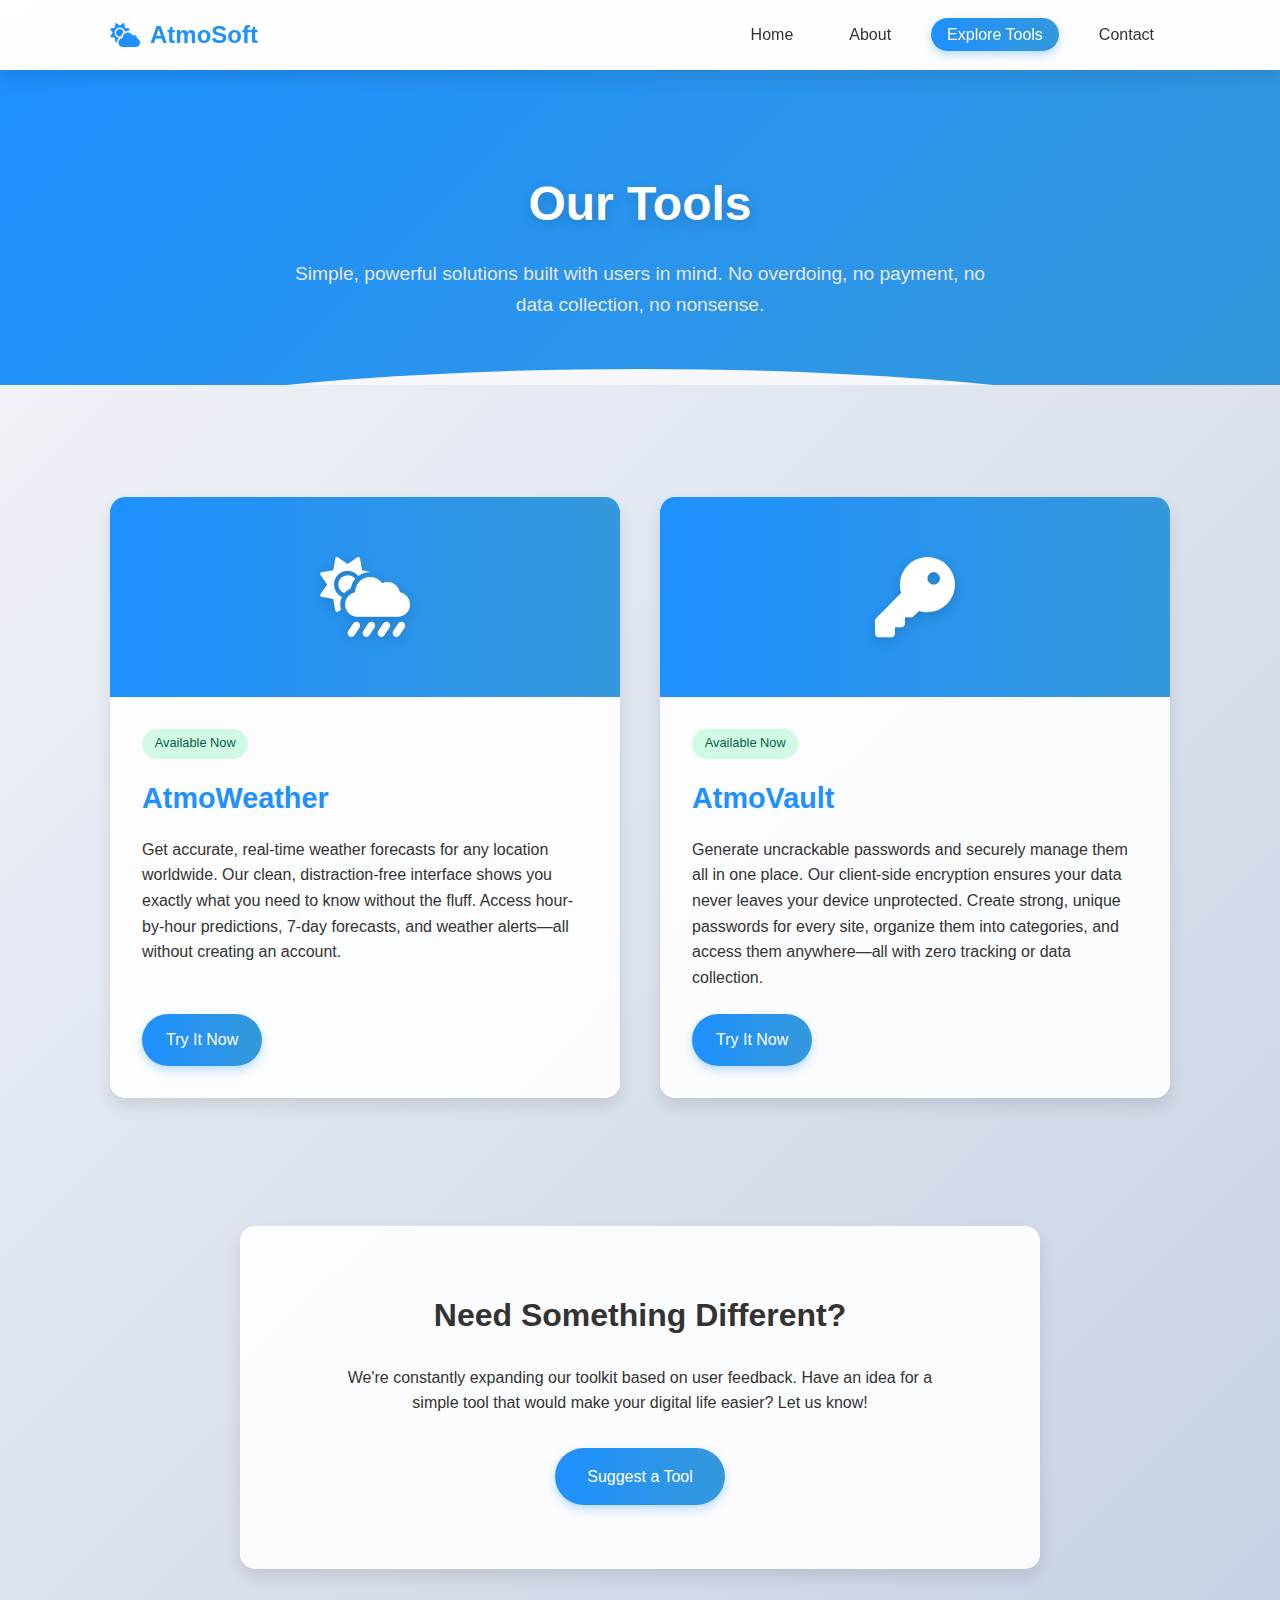
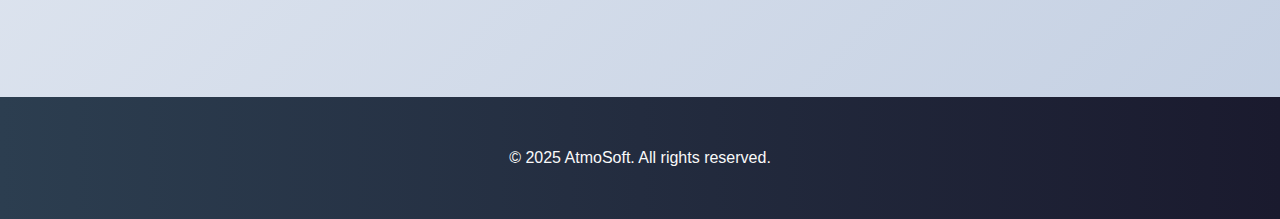
<file: tools.html>
<!DOCTYPE html>
<html lang="en">
<head>
  <meta charset="UTF-8" />
  <meta name="viewport" content="width=device-width, initial-scale=1.0"/>
  <title>AtmoSoft - Explore Tools</title>
  <!-- Font Awesome CDN Link -->
  <link rel="stylesheet" href="https://cdnjs.cloudflare.com/ajax/libs/font-awesome/6.0.0/css/all.min.css">
  <link rel="stylesheet" href="tools.css">
</head>
<body>
  <header>
    <div class="container">
      <nav>
        <a href="index.html" class="logo"><i class="fas fa-cloud-sun"></i> AtmoSoft</a>
        <ul class="nav-links">
          <li><a href="index.html">Home</a></li>
          <li><a href="about.html">About</a></li>
          <li><a href="tools.html" class="active">Explore Tools</a></li>
          <li><a href="contact.html">Contact</a></li>
        </ul>
      </nav>
    </div>
  </header>

  <section class="page-header">
    <div class="container">
      <h1>Our Tools</h1>
      <p>Simple, powerful solutions built with users in mind. No overdoing, no payment, no data collection, no nonsense.</p>
    </div>
  </section>

  <section class="tools">
    <div class="container">

      <div class="tools-grid">
        <!-- Tool 1 -->
        <div class="tool-card">
          <div class="tool-image">
            <i class="fas fa-cloud-sun-rain"></i>
          </div>
          <div class="tool-content">
            <span class="tool-status status-available">Available Now</span>
            <h2>AtmoWeather</h2>
            <p>Get accurate, real-time weather forecasts for any location worldwide. Our clean, distraction-free interface shows you exactly what you need to know without the fluff. Access hour-by-hour predictions, 7-day forecasts, and weather alerts—all without creating an account.</p>
            <a href="AtmoWeather.html" class="tool-btn">Try It Now</a>
          </div>
        </div>

        <!-- Tool 2 -->
        <div class="tool-card">
          <div class="tool-image">
            <i class="fas fa-key"></i>
          </div>
          <div class="tool-content">
            <span class="tool-status status-available">Available Now</span>
            <h2>AtmoVault</h2>
            <p>Generate uncrackable passwords and securely manage them all in one place. Our client-side encryption ensures your data never leaves your device unprotected. Create strong, unique passwords for every site, organize them into categories, and access them anywhere—all with zero tracking or data collection.</p>
            <a href="AtmoVault.html" class="tool-btn">Try It Now</a>
          </div>
        </div>
      </div>

      <!-- CTA Section -->
      <div class="cta-section">
        <h2>Need Something Different?</h2>
        <p>We're constantly expanding our toolkit based on user feedback. Have an idea for a simple tool that would make your digital life easier? Let us know!</p>
        <a href="contact.html" class="cta-btn">Suggest a Tool</a>
      </div>
      
    </div>
  </section>

  <footer>
    <div class="container">
      <p>&copy; 2025 AtmoSoft. All rights reserved.</p>
    </div>
  </footer>
</body>
</html>
</file>
<file: index.css>
:root {
    --bg: #f5f7fa;
    --bg-gradient: linear-gradient(135deg, #f5f7fa 0%, #c3cfe2 100%);
    --text: #333;
    --primary: #1e90ff;
    --secondary: #3498db;
    --accent: #4facfe;
    --muted: #7f8c8d;
    --card-bg: rgba(255, 255, 255, 0.9);
    --box-shadow: 0 8px 15px rgba(0, 0, 0, 0.1);
    --border-radius: 15px;
    --transition: all 0.3s ease;
  }
  
  * {
    margin: 0;
    padding: 0;
    box-sizing: border-box;
    font-family: 'Segoe UI', Tahoma, Geneva, Verdana, sans-serif;
  }
  
  body {
    background: var(--bg-gradient);
    color: var(--text);
    line-height: 1.6;
    min-height: 100vh;
  }
  
  header {
    background-color: var(--card-bg);
    padding: 1rem 0;
    position: sticky;
    top: 0;
    z-index: 100;
    box-shadow: var(--box-shadow);
    backdrop-filter: blur(10px);
  }
  
  .container {
    max-width: 1100px;
    margin: 0 auto;
    padding: 0 20px;
  }
  
  nav {
    display: flex;
    justify-content: space-between;
    align-items: center;
  }
  
  .logo {
    font-size: 1.5rem;
    font-weight: bold;
    color: var(--primary);
    text-decoration: none;
    transition: var(--transition);
    display: flex;
    align-items: center;
  }
  
  .logo i {
    margin-right: 10px;
  }
  
  .logo:hover {
    transform: scale(1.05);
  }
  
  .nav-links {
    list-style: none;
    display: flex;
    gap: 1.5rem;
  }
  
  .nav-links a {
    color: var(--text);
    text-decoration: none;
    font-weight: 500;
    transition: var(--transition);
    padding: 0.5rem 1rem;
    border-radius: 50px;
  }
  
  .nav-links a:hover,
  .nav-links a.active {
    color: white;
    background: linear-gradient(to right, var(--primary), var(--secondary));
    box-shadow: 0 4px 10px rgba(30, 144, 255, 0.3);
    transform: translateY(-2px);
  }
  
  .hero {
    text-align: center;
    padding: 8rem 1rem 6rem;
    background: linear-gradient(135deg, var(--primary), var(--secondary));
    color: white;
    position: relative;
    overflow: hidden;
  }
  
  .hero::after {
    content: "";
    position: absolute;
    bottom: -5rem;
    left: 0;
    width: 100%;
    height: 6rem;
    background: var(--bg);
    border-radius: 50% 50% 0 0 / 100% 100% 0 0;
  }
  
  .hero h1 {
    font-size: 3.5rem;
    margin-bottom: 1.5rem;
    text-shadow: 0 4px 12px rgba(0, 0, 0, 0.15);
    animation: fadeIn 0.8s ease-in-out;
  }
  
  .hero p {
    font-size: 1.4rem;
    color: #e5e7eb;
    animation: slideUp 1s ease-in-out;
  }
  
  section {
    padding: 5rem 1rem;
  }
  
  .section-title {
    text-align: center;
    font-size: 2.2rem;
    margin-bottom: 0.8rem;
    color: var(--text);
    position: relative;
    display: inline-block;
    left: 50%;
    transform: translateX(-50%);
  }
  
  .section-title::after {
    content: "";
    position: absolute;
    bottom: -10px;
    left: 25%;
    width: 50%;
    height: 4px;
    background: linear-gradient(to right, var(--primary), var(--secondary));
    border-radius: 2px;
  }
  
  .section-subtitle {
    text-align: center;
    color: var(--muted);
    margin-bottom: 3rem;
    font-size: 1.1rem;
  }
  
  .story-text {
    max-width: 800px;
    margin: 0 auto;
    color: var(--text);
    background: var(--card-bg);
    padding: 2rem;
    border-radius: var(--border-radius);
    box-shadow: var(--box-shadow);
    animation: slideUp 0.8s ease-in-out;
  }
  
  .story-text p {
    margin-bottom: 1rem;
  }
  
  .value-cards {
    display: flex;
    flex-wrap: wrap;
    gap: 2rem;
    justify-content: center;
    margin-top: 2rem;
  }
  
  .value-card {
    background-color: var(--card-bg);
    padding: 2.5rem 2rem;
    border-radius: var(--border-radius);
    text-align: center;
    max-width: 320px;
    flex: 1;
    box-shadow: var(--box-shadow);
    transition: var(--transition);
    animation: slideUp 1s ease-in-out;
  }
  
  .value-card:hover {
    transform: translateY(-10px);
    box-shadow: 0 15px 30px rgba(0, 0, 0, 0.15);
  }
  
  .value-icon {
    font-size: 3rem;
    margin-bottom: 1.5rem;
    display: flex;
    justify-content: center;
    color: var(--primary);
    text-shadow: 0 4px 12px rgba(0, 0, 0, 0.15);
    transition: transform 0.3s ease;
  }
  
  .value-card:hover .value-icon {
    transform: scale(1.1);
  }
  
  .value-card h3 {
    font-size: 1.5rem;
    margin-bottom: 1rem;
  }
  
  footer {
    background: linear-gradient(to right, #2c3e50, #1a1a2e);
    color: #f9f9f9;
    text-align: center;
    padding: 3rem 0;
    font-size: 1rem;
    margin-top: 3rem;
  }
  
  @keyframes fadeIn {
    from { opacity: 0; }
    to { opacity: 1; }
  }
  
  @keyframes slideUp {
    from { 
      opacity: 0;
      transform: translateY(20px);
    }
    to { 
      opacity: 1;
      transform: translateY(0);
    }
  }
  
  /* Dark mode support */
  @media (prefers-color-scheme: dark) {
    :root {
      --bg: #111827;
      --bg-gradient: linear-gradient(135deg, #2c3e50 0%, #1a1a2e 100%);
      --text: #f9f9f9;
      --card-bg: rgba(30, 30, 40, 0.9);
      --muted: #9ca3af;
    }
    
    .hero::after {
      background: var(--bg);
    }
  }
  
  @media (max-width: 768px) {
    .nav-links {
      display: none;
    }
  
    .hero h1 {
      font-size: 2.2rem;
    }
    
    .hero p {
      font-size: 1.1rem;
    }
  
    .value-cards {
      flex-direction: column;
      align-items: center;
    }
    
    .section-title {
      font-size: 1.8rem;
    }
    
    .value-card {
      max-width: 100%;
    }
    
    section {
      padding: 3rem 1rem;
    }
  }
</file>
<file: tools.css>
:root {
  --bg: #f5f7fa;
  --bg-gradient: linear-gradient(135deg, #f5f7fa 0%, #c3cfe2 100%);
  --text: #333;
  --primary: #1e90ff;
  --secondary: #3498db;
  --accent: #4facfe;
  --muted: #7f8c8d;
  --card-bg: rgba(255, 255, 255, 0.9);
  --box-shadow: 0 8px 15px rgba(0, 0, 0, 0.1);
  --border-radius: 15px;
  --transition: all 0.3s ease;
}

* {
  margin: 0;
  padding: 0;
  box-sizing: border-box;
  font-family: 'Segoe UI', Tahoma, Geneva, Verdana, sans-serif;
}

body {
  background: var(--bg-gradient);
  color: var(--text);
  line-height: 1.6;
  min-height: 100vh;
}

header {
  background-color: var(--card-bg);
  padding: 1rem 0;
  position: sticky;
  top: 0;
  z-index: 100;
  box-shadow: var(--box-shadow);
  backdrop-filter: blur(10px);
}

.container {
  max-width: 1100px;
  margin: 0 auto;
  padding: 0 20px;
}

nav {
  display: flex;
  justify-content: space-between;
  align-items: center;
}

.logo {
  font-size: 1.5rem;
  font-weight: bold;
  color: var(--primary);
  text-decoration: none;
  transition: var(--transition);
  display: flex;
  align-items: center;
}

.logo i {
  margin-right: 10px;
}

.logo:hover {
  transform: scale(1.05);
}

.nav-links {
  list-style: none;
  display: flex;
  gap: 1.5rem;
}

.nav-links a {
  color: var(--text);
  text-decoration: none;
  font-weight: 500;
  transition: var(--transition);
  padding: 0.5rem 1rem;
  border-radius: 50px;
}

.nav-links a:hover,
.nav-links a.active {
  color: white;
  background: linear-gradient(to right, var(--primary), var(--secondary));
  box-shadow: 0 4px 10px rgba(30, 144, 255, 0.3);
  transform: translateY(-2px);
}

.page-header {
  text-align: center;
  padding: 6rem 1rem 4rem;
  background: linear-gradient(135deg, var(--primary), var(--secondary));
  color: white;
  position: relative;
  overflow: hidden;
}

.page-header::after {
  content: "";
  position: absolute;
  bottom: -5rem;
  left: 0;
  width: 100%;
  height: 6rem;
  background: var(--bg);
  border-radius: 50% 50% 0 0 / 100% 100% 0 0;
}

.page-header h1 {
  font-size: 3rem;
  margin-bottom: 1rem;
  text-shadow: 0 4px 12px rgba(0, 0, 0, 0.15);
  animation: fadeIn 0.8s ease-in-out;
}

.page-header p {
  font-size: 1.2rem;
  color: #e5e7eb;
  max-width: 700px;
  margin: 0 auto;
  animation: slideUp 1s ease-in-out;
}

section {
  padding: 5rem 1rem;
}

.tools-grid {
  display: grid;
  grid-template-columns: repeat(auto-fit, minmax(300px, 1fr));
  gap: 2.5rem;
  margin-top: 2rem;
  margin-bottom: 5rem;
}

.tool-card {
  background-color: var(--card-bg);
  border-radius: var(--border-radius);
  overflow: hidden;
  box-shadow: var(--box-shadow);
  transition: var(--transition);
  display: flex;
  flex-direction: column;
  height: 100%;
  animation: slideUp 1s ease-in-out;
}

.tool-card:hover {
  transform: translateY(-10px);
  box-shadow: 0 15px 30px rgba(0, 0, 0, 0.15);
}

.tool-image {
  height: 200px;
  background: linear-gradient(to right, var(--primary), var(--secondary));
  display: flex;
  align-items: center;
  justify-content: center;
}

.tool-image i {
  font-size: 5rem;
  color: white;
  text-shadow: 0 4px 12px rgba(0, 0, 0, 0.15);
  transition: transform 0.5s ease;
}

.tool-card:hover .tool-image i {
  transform: scale(1.1);
}

.tool-content {
  padding: 2rem;
  flex-grow: 1;
  display: flex;
  flex-direction: column;
}

.tool-content h2 {
  font-size: 1.8rem;
  margin-bottom: 1rem;
  color: var(--primary);
}

.tool-content p {
  color: var(--text);
  margin-bottom: 1.5rem;
  flex-grow: 1;
}

.tool-card .tool-btn {
  display: inline-block;
  background: linear-gradient(to right, var(--primary), var(--secondary));
  color: white;
  padding: 0.8rem 1.5rem;
  border-radius: 50px;
  text-decoration: none;
  font-weight: 500;
  text-align: center;
  transition: var(--transition);
  box-shadow: 0 4px 10px rgba(30, 144, 255, 0.3);
  align-self: flex-start;
  margin-top: auto;
}

.tool-card .tool-btn:hover {
  transform: translateY(-3px);
  box-shadow: 0 8px 15px rgba(30, 144, 255, 0.4);
}

.tool-status {
  display: inline-block;
  padding: 0.3rem 0.8rem;
  border-radius: 50px;
  font-size: 0.8rem;
  font-weight: 500;
  margin-bottom: 1rem;
  width: fit-content;
}

.status-available {
  background-color: #d1fae5;
  color: #065f46;
}

.status-coming-soon {
  background-color: #dbeafe;
  color: #1e40af;
}

.coming-soon-overlay {
  position: absolute;
  top: 0;
  right: 0;
  background-color: var(--secondary);
  color: white;
  padding: 0.5rem 1rem;
  font-size: 0.9rem;
  font-weight: 500;
  transform: rotate(45deg) translateX(30%) translateY(-50%);
  width: 150px;
  text-align: center;
}

/* Make the tools section a flex container to push CTA to bottom */
.tools .container {
  display: flex;
  flex-direction: column;
  min-height: 50vh;
  width: 100%;
}


/* Update the tools grid to take full width */
.tools-grid {
  display: grid;
  grid-template-columns: repeat(auto-fit, minmax(300px, 1fr));
  gap: 2.5rem;
  margin-top: 2rem;
  margin-bottom: 5rem;
  width: 100%;
}
/* Ensure the CTA section starts on a new row below the tools */
.cta-section {
  background-color: var(--card-bg);
  padding: 4rem 2rem;
  text-align: center;
  border-radius: var(--border-radius);
  box-shadow: var(--box-shadow);
  max-width: 800px;
  margin: 0 auto;
  /* Force to display as a block element that takes full width */
  display: block;
  width: 100%;
  clear: both;
  /* Adjust margin to ensure spacing */
  margin-top: 3rem;
}

/* Modify the tools container */

.cta-section h2 {
  font-size: 2rem;
  margin-bottom: 1.5rem;
}

.cta-section p {
  max-width: 600px;
  margin: 0 auto 2rem;
}

.cta-btn {
  display: inline-block;
  background: linear-gradient(to right, var(--primary), var(--secondary));
  color: white;
  padding: 1rem 2rem;
  border-radius: 50px;
  text-decoration: none;
  font-weight: 500;
  transition: var(--transition);
  box-shadow: 0 4px 10px rgba(30, 144, 255, 0.3);
}

.cta-btn:hover {
  transform: translateY(-5px);
  box-shadow: 0 8px 15px rgba(30, 144, 255, 0.4);
}

footer {
  background: linear-gradient(to right, #2c3e50, #1a1a2e);
  color: #f9f9f9;
  text-align: center;
  padding: 3rem 0;
  font-size: 1rem;
  margin-top: 3rem;
}

@keyframes fadeIn {
  from { opacity: 0; }
  to { opacity: 1; }
}

@keyframes slideUp {
  from { 
    opacity: 0;
    transform: translateY(20px);
  }
  to { 
    opacity: 1;
    transform: translateY(0);
  }
}

/* Dark mode support */
@media (prefers-color-scheme: dark) {
  :root {
    --bg: #111827;
    --bg-gradient: linear-gradient(135deg, #2c3e50 0%, #1a1a2e 100%);
    --text: #f9f9f9;
    --card-bg: rgba(30, 30, 40, 0.9);
    --muted: #9ca3af;
  }
  
  .page-header::after {
    background: var(--bg);
  }
  
  .status-available {
    background-color: rgba(209, 250, 229, 0.2);
    color: #10b981;
  }
  
  .status-coming-soon {
    background-color: rgba(219, 234, 254, 0.2);
    color: #3b82f6;
  }
}

@media (max-width: 768px) {
  .nav-links {
    display: none;
  }

  .page-header h1 {
    font-size: 2.2rem;
  }
  
  .page-header p {
    font-size: 1.1rem;
  }
  
  .tool-card {
    max-width: 400px;
    margin: 0 auto;
  }
  
  section {
    padding: 3rem 1rem;
  }
}
</file>
